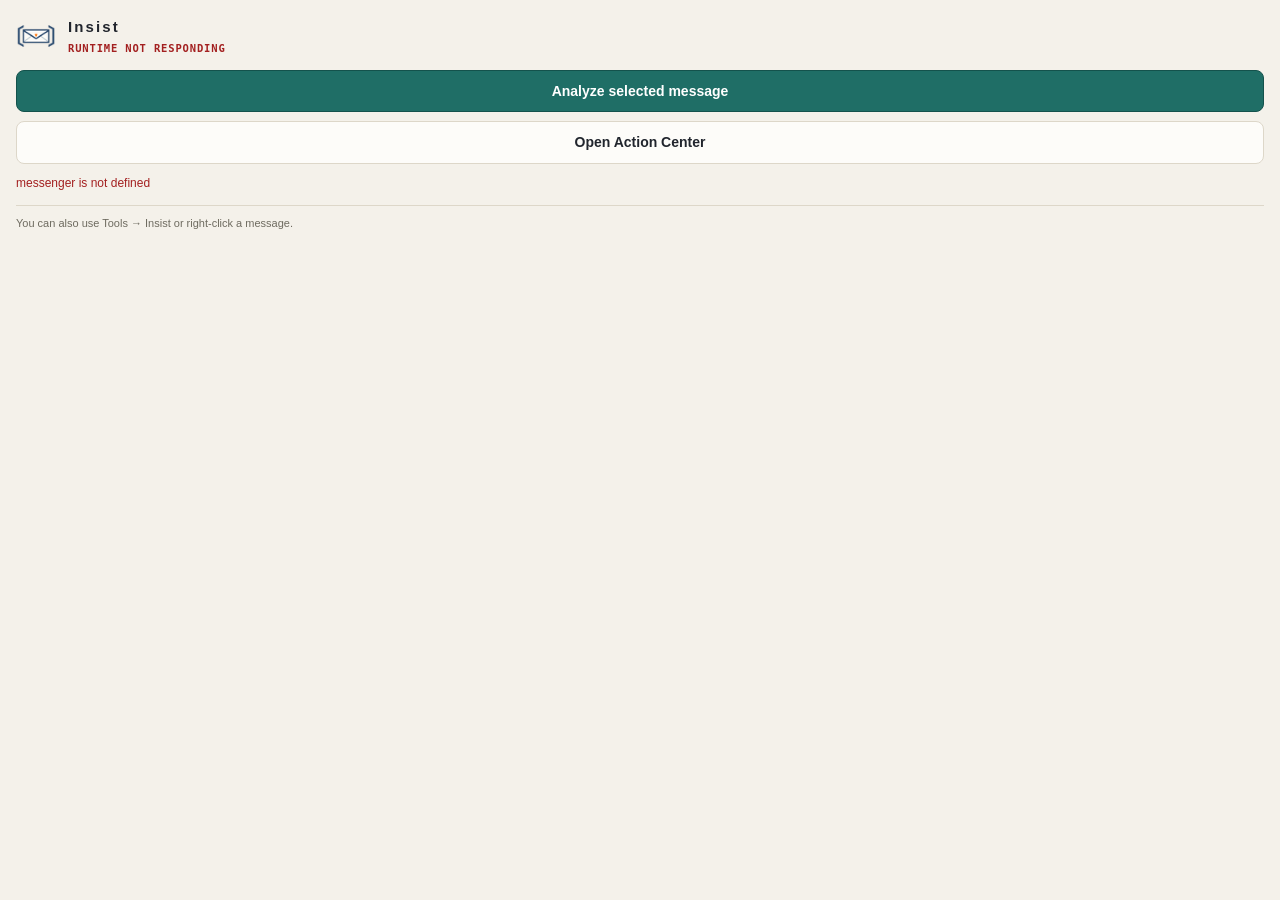
<file: popup/index.html>
<!DOCTYPE html>

<html lang="en">
<head>
<meta charset="utf-8"/>
<meta content="width=device-width, initial-scale=1" name="viewport"/>
<title>Insist</title>
<link href="styles.css" rel="stylesheet"/>
</head>
<body>
<main>
<header>
<img alt="" height="40" src="../icons/icon-48.png" width="40"/>
<div>
<h1>Insist</h1>
<p class="status" data-state="checking" id="runtimeStatus">Checking runtime…</p>
</div>
</header>
<button class="primary" id="analyzeButton" type="button">Analyze selected message</button>
<button id="openButton" type="button">Open Action Center</button>
<p aria-live="polite" class="result" id="result" role="status"></p>
<p class="hint">You can also use Tools → Insist or right-click a message.</p>
</main>
<script src="app.js" type="module"></script>
</body>
</html>
</file>
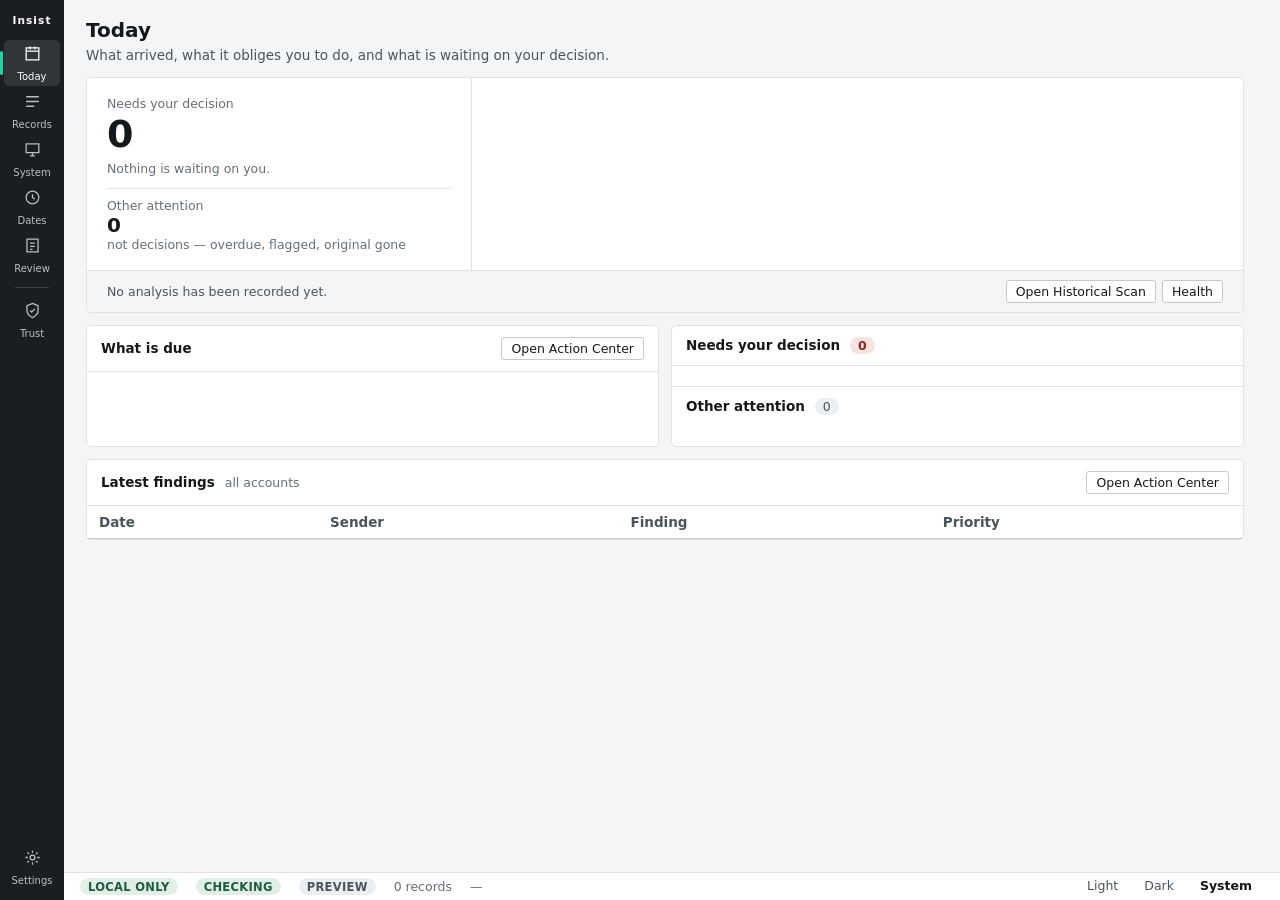
<file: action-center/index.r005.html>
<!DOCTYPE html>
<html lang="en">
<head>
<meta charset="utf-8"/>
<meta content="width=device-width, initial-scale=1" name="viewport"/>
<title>Insist — Action Center</title>
<link href="civion-mail-ui-r005.css" rel="stylesheet"/>
<script src="ui-shell.mjs" type="module"></script>
<script src="views-today.mjs" type="module"></script>
<script src="views-identity.mjs" type="module"></script>
<script src="views-review.mjs" type="module"></script>
<script src="views-dates.mjs" type="module"></script>
<script src="views-bridge.mjs" type="module"></script>
<script src="app.js" type="module"></script>
</head>
<body data-theme="system">
<div class="app">

<nav aria-label="Sections" class="rail">
  <div class="wordmark">Insist</div>
  <button aria-current="true" class="rail-btn" data-go="today" type="button">
    <svg aria-hidden="true" viewBox="0 0 24 24"><path d="M4 5h16v15H4z"/><path d="M4 9h16M9 3v4M15 3v4"/></svg>
    <span>Today</span>
    <span class="rail-count" hidden="" id="railDecisionCount">0</span>
  </button>
  <button aria-current="false" class="rail-btn" data-go="records" type="button">
    <svg aria-hidden="true" viewBox="0 0 24 24"><path d="M4 6h16M4 12h16M4 18h10"/></svg>
    <span>Records</span>
  </button>
  <button aria-current="false" class="rail-btn" data-go="system" type="button">
    <svg aria-hidden="true" viewBox="0 0 24 24"><path d="M4 5h16v11H4z"/><path d="M9 20h6M12 16v4"/></svg>
    <span>System</span>
  </button>
  <button aria-current="false" class="rail-btn" data-go="dates" type="button">
    <svg aria-hidden="true" viewBox="0 0 24 24"><circle cx="12" cy="12" r="8"/><path d="M12 8v4l3 2"/></svg>
    <span>Dates</span>
  </button>
  <button aria-current="false" class="rail-btn" data-go="review" type="button">
    <svg aria-hidden="true" viewBox="0 0 24 24"><path d="M5 4h14v16H5z"/><path d="M9 9h6M9 13h6M9 17h3"/></svg>
    <span>Review</span>
  </button>
  <div class="rail-sep"></div>
  <button aria-current="false" class="rail-btn" data-go="trust" type="button">
    <svg aria-hidden="true" viewBox="0 0 24 24"><path d="M12 3l7 3v6c0 4-3 7-7 9-4-2-7-5-7-9V6z"/><path d="M9 12l2 2 4-4"/></svg>
    <span>Trust</span>
  </button>
  <div class="spacer"></div>
  <button aria-current="false" class="rail-btn" data-go="settings" type="button">
    <svg aria-hidden="true" viewBox="0 0 24 24"><circle cx="12" cy="12" r="3"/><path d="M12 3v3M12 18v3M3 12h3M18 12h3M5.6 5.6l2.1 2.1M16.3 16.3l2.1 2.1M18.4 5.6l-2.1 2.1M7.7 16.3l-2.1 2.1"/></svg>
    <span>Settings</span>
  </button>
</nav>

<!-- ============================ TODAY ============================ -->
<section class="screen" data-on="true" data-screen="today">
  <div class="head">
    <h1>Today</h1>
    <p>What arrived, what it obliges you to do, and what is waiting on your decision.</p>
  </div>
  <div class="body">

    <div class="headline pane">
      <div class="funds">
        <span>Needs your decision</span><strong id="todayDecisionBig">0</strong>
        <em id="todayDecisionNote">Nothing is waiting on you.</em>
        <div class="second-count"><span>Other attention</span><b id="todayOtherBig">0</b>
          <em>not decisions — overdue, flagged, original gone</em></div>
      </div>
      <div class="accounts-strip"><div id="todayAccounts"></div></div>
      <div class="stale">
        <span id="todayCoverage">No analysis has been recorded yet.</span>
        <span class="pushright">
          <button class="btn small" data-go="system" data-tab="historical" type="button">Open Historical Scan</button>
          <button class="btn small" data-go="system" data-tab="health" type="button">Health</button>
        </span>
      </div>
    </div>

    <div class="two-up">
      <div class="pane">
        <header class="pane-h"><h2>What is due</h2>
          <span class="right"><button class="btn small" data-go="records" type="button">Open Action Center</button></span></header>
        <div class="mini-body" id="todayDue"></div>
      </div>
      <div class="pane">
        <header class="pane-h"><h2>Needs your decision</h2><span class="count warn" id="todayDecisionCount">0</span></header>
        <ul class="waiting" id="todayDecisionList"></ul>
        <header class="pane-h" style="border-top:var(--hair) solid var(--line);border-bottom:0">
          <h2>Other attention</h2><span class="count" id="todayOtherCount">0</span></header>
        <ul class="waiting" id="todayOtherList"></ul>
      </div>
    </div>

    <div class="pane">
      <header class="pane-h"><h2>Latest findings</h2><span class="sub">all accounts</span>
        <span class="right"><button class="btn small" data-go="records" type="button">Open Action Center</button></span></header>
      <table>
        <thead><tr><th>Date</th><th>Sender</th><th>Finding</th><th>Priority</th></tr></thead>
        <tbody id="todayRows"></tbody>
      </table>
      <p class="pane-note" hidden="" id="todayEmpty">No message has been analysed yet.</p>
    </div>

  </div>
</section>

<!-- ============================ RECORDS ============================ -->
<section class="screen" data-screen="records">
  <div class="head">
    <h1>Action Center</h1>
    <p>Every message Insist has analysed on this device. Nothing here leaves the machine, and no original message is changed unless you ask for it.</p>
  </div>
  <div class="body">

    <div aria-live="assertive" class="warn-bar" hidden="" id="storageWarning" role="alert"></div>

    <section aria-label="Summary" class="stats">
      <button aria-pressed="true" class="stat" data-quick="" id="statActiveButton" type="button"><b id="statActive">0</b><small>Active</small></button>
      <button aria-pressed="false" class="stat" data-quick="urgent" id="statUrgentButton" type="button"><b id="statUrgent">0</b><small>Critical / High</small></button>
      <button aria-pressed="false" class="stat" data-quick="dueSoon" id="statDueSoonButton" type="button"><b id="statDueSoon">0</b><small>Due within 3 days</small></button>
      <button aria-pressed="false" class="stat" data-quick="new" id="statNewButton" type="button"><b id="statNew">0</b><small>New</small></button>
    </section>

    <section aria-label="Filters" class="toolbar">
      <div class="toolbar-primary">
        <label class="search">
          <span class="fh">Search</span>
          <input id="searchInput" placeholder="Search by sender, subject, or action" type="search"/>
        </label>
        <label class="fld"><span class="fh">Priority</span><select id="priorityFilter"><option value="">All</option></select></label>
        <label class="fld"><span class="fh">Status</span><select id="statusFilter"><option value="">All</option></select></label>
        <button aria-controls="advancedFilters" aria-expanded="false" class="btn" id="moreFiltersButton" type="button">More filters<span class="filter-count" hidden="" id="advancedFilterCount">0</span></button>
        <span class="toolbar-spacer"></span>
        <details class="menu" id="columnsMenu">
          <summary class="btn">Columns ▾</summary>
          <div class="menu-panel" id="columnsPanel"></div>
        </details>
        <button aria-pressed="false" class="btn" id="densityButton" title="Switch between comfortable and compact rows" type="button">Compact</button>
        <button class="btn" id="refreshButton" type="button">Refresh</button>
        <button class="btn" id="clearClosedButton" type="button">Clear closed</button>
        <button class="btn primary" id="civionExportButton" type="button">CIVION candidate export</button>
        <details class="menu" id="operationsMenu">
          <summary class="btn">Operations ▾</summary>
          <div class="menu-panel">
            <button class="menu-item" id="historicalScanButton" type="button"><span class="lbl">Historical Scan</span><span class="note">Analyses the folders you select, bounded by a count and a date window. Empty dates mean the last twelve months.</span></button>
            <button class="menu-item wide-scope" id="archiveExistingButton" type="button"><span class="lbl">Archive existing PDFs</span><span class="note">Sweeps every normal folder in every account. No date or count limit.</span></button>
            <div class="menu-divider"></div>
            <button class="menu-item" id="exportButton" type="button"><span class="lbl">Export JSON</span><span class="note">Writes the current record set to a file.</span></button>
          </div>
        </details>
        <button class="btn" hidden="" id="diagnosticsButton" type="button">Diagnostics</button>
        <button class="btn" hidden="" id="settingsButton" type="button">Settings</button>
      </div>
      <div class="toolbar-advanced" hidden="" id="advancedFilters">
        <label class="fld"><span class="fh">Category</span><select id="categoryFilter"><option value="">All</option></select></label>
        <label class="fld"><span class="fh">Relationship</span><select id="relationshipFilter"><option value="">All</option></select></label>
        <label class="fld"><span class="fh">Document type</span><select id="documentTypeFilter"><option value="">All</option></select></label>
        <label class="fld"><span class="fh">Retention</span><select id="retentionFilter"><option value="">All</option></select></label>
        <label class="fld"><span class="fh">Original</span>
          <select id="sourceFilter">
            <option selected="" value="available">Available mail</option>
            <option value="missing">Deleted / unavailable</option>
            <option value="all">All retained records</option>
          </select>
        </label>
        <label class="fld"><span class="fh">Date</span>
          <select id="dateFilter">
            <option value="">All</option>
            <option value="today">Today</option>
            <option value="7d">Last 7 days</option>
            <option value="30d">Last 30 days</option>
            <option value="custom">Custom range…</option>
          </select>
        </label>
        <div class="date-range-fields" hidden="" id="dateRangeFields">
          <label class="fld"><span class="fh">From</span><input id="dateFrom" type="date"/></label>
          <label class="fld"><span class="fh">To</span><input id="dateTo" type="date"/></label>
        </div>
      </div>
    </section>

    <div aria-live="polite" class="filter-status" hidden="" id="filterStatus">
      <div class="active-filters" id="filterChips"></div>
      <span class="txt" id="filterStatusText"></span>
      <span class="acts">
        <button class="btn small" hidden="" id="showAllRetainedButton" type="button">Show all retained records</button>
        <button class="btn small" hidden="" id="clearFiltersButton" type="button">Clear filters</button>
      </span>
    </div>

    <div class="split">

      <section aria-label="Analysed messages" class="pane list-pane">
        <div class="table-scroll">
        <table id="recordsTable">
          <thead>
            <tr>
              <th aria-sort="none" data-column-key="deadline"><button class="sortbtn sort-button" data-sort-key="deadline" type="button">Deadline <span aria-hidden="true" class="ind sort-indicator">↕</span></button><span aria-label="Resize Deadline column" aria-orientation="vertical" class="grip column-resizer" role="separator" tabindex="0"></span></th>
              <th aria-sort="none" data-column-key="received"><button class="sortbtn sort-button" data-sort-key="received" type="button">Date <span aria-hidden="true" class="ind sort-indicator">↕</span></button><span aria-label="Resize Date column" aria-orientation="vertical" class="grip column-resizer" role="separator" tabindex="0"></span></th>
              <th aria-sort="none" data-column-key="priority"><button class="sortbtn sort-button" data-sort-key="priority" type="button">Priority <span aria-hidden="true" class="ind sort-indicator">↕</span></button><span aria-label="Resize Priority column" aria-orientation="vertical" class="grip column-resizer" role="separator" tabindex="0"></span></th>
              <th aria-sort="none" data-column-key="sender"><button class="sortbtn sort-button" data-sort-key="sender" type="button">Sender <span aria-hidden="true" class="ind sort-indicator">↕</span></button><span aria-label="Resize Sender column" aria-orientation="vertical" class="grip column-resizer" role="separator" tabindex="0"></span></th>
              <th aria-sort="none" data-column-key="subject"><button class="sortbtn sort-button" data-sort-key="subject" type="button">Subject <span aria-hidden="true" class="ind sort-indicator">↕</span></button><span aria-label="Resize Subject column" aria-orientation="vertical" class="grip column-resizer" role="separator" tabindex="0"></span></th>
              <th aria-sort="none" data-column-key="action"><button class="sortbtn sort-button" data-sort-key="action" type="button">Required action <span aria-hidden="true" class="ind sort-indicator">↕</span></button><span aria-label="Resize Required action column" aria-orientation="vertical" class="grip column-resizer" role="separator" tabindex="0"></span></th>
              <th aria-sort="none" data-column-key="categories"><button class="sortbtn sort-button" data-sort-key="categories" type="button">Categories <span aria-hidden="true" class="ind sort-indicator">↕</span></button><span aria-label="Resize Categories column" aria-orientation="vertical" class="grip column-resizer" role="separator" tabindex="0"></span></th>
              <th aria-sort="none" data-column-key="status"><button class="sortbtn sort-button" data-sort-key="status" type="button">Status <span aria-hidden="true" class="ind sort-indicator">↕</span></button><span aria-label="Resize Status column" aria-orientation="vertical" class="grip column-resizer" role="separator" tabindex="0"></span></th>
            </tr>
          </thead>
          <tbody id="recordsBody"></tbody>
        </table>
        </div>
        <div class="nothing" hidden="" id="emptyState">
          <h2>Insist is ready.</h2>
          <p>The extension analyses new incoming messages and shows them here. For manual analysis, select a message in Thunderbird and use the Insist button or the “Analyse this message” context-menu command.</p>
        </div>
        <div class="nothing" hidden="" id="filteredEmptyState">
          <h2>No record matches the current view.</h2>
          <p id="filteredEmptyDetail"></p>
          <div class="actions">
            <button class="btn" hidden="" id="filteredShowAllRetainedButton" type="button">Show all retained records</button>
            <button class="btn primary" hidden="" id="filteredClearFiltersButton" type="button">Clear filters</button>
          </div>
        </div>
      </section>

      <!-- Detail. In 0.8.1 this was a modal dialog; here it is the second pane of the
           split, and ui-shell.mjs gives it the dialog surface app.js still calls. -->
      <section class="pane" id="detailPane">
        <div class="empty-pane" id="detailEmpty">Select a record to see the evidence behind it.</div>
        <div class="detail" hidden="" id="detailDialog">
          <form id="detailForm">
            <p class="dim" id="detailSender"></p>
            <h3 id="detailSubject"></h3>
            <div aria-label="Analysis status" class="hchips" id="detailHeaderChips"></div>
            <p class="dim" id="detailModeNotice">Automatic local analysis. The original message is not modified.</p>

            <div class="actions">
              <button class="btn primary" id="openOriginalButton" type="button">Open original message</button>
              <button class="btn" id="reanalyzeButton" type="button">Reanalyse</button>
              <button class="btn" id="deleteOriginalButton" type="button">Delete email</button>
            </div>

            <div class="tier">
              <h4>Summary</h4>
              <div class="blk"><p id="detailSummary"></p></div>
            </div>

            <label class="fld"><span class="fh">Required action <small class="prov" id="detailActionSource"></small></span>
              <textarea id="detailAction" maxlength="1000" rows="4"></textarea>
            </label>

            <div class="three">
              <label class="fld"><span class="fh">Priority <small class="prov" id="detailPrioritySource"></small></span><select id="detailPriority"></select></label>
              <label class="fld"><span class="fh">Status <small class="prov" id="detailStatusSource"></small></span><select id="detailStatus"></select></label>
              <label class="fld"><span class="fh">Deadline <small class="prov" id="detailDeadlineSource"></small></span><input id="detailDeadline" type="date"/></label>
            </div>

            <div class="blk"><h5>Deadline evidence</h5><p id="detailDeadlineEvidence"></p></div>

            <fieldset>
              <legend><span class="fh">Categories <small class="prov" id="detailCategoriesSource"></small></span></legend>
              <div class="checkgrid" id="detailCategories"></div>
            </fieldset>

            <label class="fld"><span class="fh">User notes <small class="prov" id="detailNotesSource"></small></span>
              <textarea id="detailNotes" maxlength="4000" placeholder="Private notes for actions, context, or follow-up review" rows="4"></textarea>
            </label>

            <label class="check-line"><input id="detailIncorrect" type="checkbox"/><span>The analysis is incorrect or misleading</span></label>

            <div class="tier">
              <h4>What the analysis concluded</h4>
              <div class="blk"><h5>Next step</h5><p id="detailNextStep"></p></div>
              <div class="blk"><h5>Preliminary risk</h5><p id="detailRisk"></p><ul id="detailRiskReasons"></ul></div>
              <div class="blk"><h5>Verification required</h5><p id="detailVerification"></p><ul id="detailDeadlineCandidates"></ul></div>
              <div class="blk"><h5>Administrative findings</h5><ul id="detailTypedFindings"></ul></div>
              <div class="blk"><h5>Mail authentication</h5><p id="detailAuthenticationVerdict"></p><ul id="detailAuthenticationMethods"></ul></div>
            </div>

            <dl class="sig">
              <div><dt>Analysis confidence</dt><dd id="detailConfidence"></dd></div>
              <div><dt>Amounts</dt><dd id="detailAmounts"></dd></div>
              <div><dt>Reply expected</dt><dd id="detailReply"></dd></div>
              <div><dt>Mandatory action</dt><dd id="detailMandatory"></dd></div>
            </dl>
            <div class="blk"><h5>Action evidence</h5><ul id="detailActionEvidence"></ul></div>
            <div class="blk"><h5>Priority reasons</h5><ul id="detailPriorityReasons"></ul></div>
            <div class="blk"><h5>Confidence reasons</h5><ul id="detailConfidenceReasons"></ul></div>

            <div class="tier">
              <h4>Semantic model</h4>
              <dl class="field"><dt>Relationship</dt><dd id="detailRelationship"></dd></dl>
              <dl class="field"><dt>Claimed relationship</dt><dd id="detailClaimedRelationship"></dd></dl>
              <dl class="field"><dt>Document type</dt><dd id="detailDocumentType"></dd></dl>
              <dl class="field"><dt>Retention</dt><dd id="detailRetention"></dd></dl>
              <dl class="field"><dt>Reason</dt><dd id="detailRetentionReason"></dd></dl>
              <dl class="field"><dt>Public Services</dt><dd id="detailCivicMap"></dd></dl>
            </div>

            <div class="blk"><h5>Important attachments</h5><ul id="detailAttachments"></ul></div>
            <div class="blk"><h5>Document archive</h5><p id="detailArchive"></p><ul id="detailArchiveFiles"></ul></div>

            <details class="tech">
              <summary>Message and analysis details</summary>
              <dl class="field"><dt>Account</dt><dd id="detailAccount"></dd></dl>
              <dl class="field"><dt>Folder</dt><dd id="detailFolder"></dd></dl>
              <dl class="field"><dt>Recipients</dt><dd id="detailRecipients"></dd></dl>
              <dl class="field"><dt>Received</dt><dd id="detailReceived"></dd></dl>
              <dl class="field"><dt>Analysed</dt><dd id="detailAnalyzed"></dd></dl>
              <dl class="field"><dt>Mode</dt><dd id="detailAnalysisMode"></dd></dl>
              <dl class="field"><dt>Manual changes</dt><dd id="detailManualState"></dd></dl>
              <dl class="field"><dt>Language</dt><dd id="detailLanguage"></dd></dl>
              <dl class="field"><dt>Availability</dt><dd id="detailAvailability"></dd></dl>
            </details>

            <div class="actions">
              <button class="btn primary" id="saveDetailButton" type="button">Save</button>
              <button class="btn" id="retryArchiveButton" type="button">Archive documents</button>
              <button class="btn" data-close="detailDialog" type="button">Close</button>
              <button class="btn" id="removeRecordButton" type="button">Remove analysis</button>
            </div>
          </form>
        </div>
      </section>

    </div>
  </div>
</section>

<!-- ============================ DATES ============================ -->
<section class="screen" data-screen="dates">
  <div class="head">
    <h1>Dates</h1>
    <p>Every date the analysis actually found, with the role it plays. One message can appear more than once, because one message can carry more than one date.</p>
    <div aria-label="Date views" class="tabs" role="tablist">
      <button aria-selected="true" class="tab" data-view="all" role="tab" type="button">All dates <span class="count" id="datesCount-all">0</span></button>
      <button aria-selected="false" class="tab" data-view="obliging" role="tab" tabindex="-1" type="button">Obliging you <span class="count" id="datesCount-obliging">0</span></button>
      <button aria-selected="false" class="tab" data-view="optional" role="tab" tabindex="-1" type="button">Optional <span class="count" id="datesCount-optional">0</span></button>
      <button aria-selected="false" class="tab" data-view="overdue" role="tab" tabindex="-1" type="button">Overdue <span class="count warn" id="datesCount-overdue">0</span></button>
    </div>
  </div>
  <div class="body">
    <section class="pane"><p class="pane-note" id="datesNote"></p></section>
    <section class="pane list-pane">
      <div class="table-scroll">
        <table>
          <thead><tr><th>Date</th><th>Role</th><th>From</th><th>Evidence</th><th>State</th></tr></thead>
          <tbody id="datesRows"></tbody>
        </table>
      </div>
      <p class="pane-note" hidden="" id="datesEmpty">No date matches this view.</p>
    </section>
  </div>
</section>

<!-- ============================ REVIEW ============================ -->
<section class="screen" data-screen="review">
  <div class="head">
    <h1>Review</h1>
    <p>Decisions the machine is not allowed to make for you. Each one changes what the runtime does next.</p>
    <div aria-label="Review queues" class="tabs" role="tablist">
      <button aria-controls="reviewUncertainPanel" aria-selected="true" class="tab" data-view="uncertain" id="tab-review-uncertain" role="tab" type="button">Uncertain reading <span class="count warn" id="reviewUncertainCount">0</span></button>
      <button aria-controls="reviewSenderPanel" aria-selected="false" class="tab" data-view="senders" id="tab-review-senders" role="tab" tabindex="-1" type="button">Sender identity <span class="count" id="reviewSenderCount">0</span></button>
      <button aria-controls="reviewJunkPanel" aria-selected="false" class="tab" data-view="junk" id="tab-review-junk" role="tab" tabindex="-1" type="button">Junk watch <span class="count" id="reviewJunkCount">0</span></button>
      <button aria-controls="reviewUnreadablePanel" aria-selected="false" class="tab" data-view="unreadable" id="tab-review-unreadable" role="tab" tabindex="-1" type="button">Could not be read <span class="count" id="reviewUnreadableCount">0</span></button>
      <span class="tab-group-rule"></span>
      <button aria-controls="reviewIncorrectPanel" aria-selected="false" class="tab" data-view="incorrect" id="tab-review-incorrect" role="tab" tabindex="-1" type="button">Marked incorrect <span class="count" id="reviewIncorrectCount">0</span></button>
      <button aria-controls="reviewRejectedPanel" aria-selected="false" class="tab" data-view="rejected" id="tab-review-rejected" role="tab" tabindex="-1" type="button">Rejected by you <span class="count" id="reviewRejectedCount">0</span></button>
      <button aria-controls="reviewRulesPanel" aria-selected="false" class="tab" data-view="rules" id="tab-review-rules" role="tab" tabindex="-1" type="button">Newly acting rule <span class="count" id="reviewRulesCount">0</span></button>
    </div>
  </div>
  <div class="body">
    <div class="stack" data-view="uncertain" id="reviewUncertainPanel" role="tabpanel" tabindex="0" aria-labelledby="tab-review-uncertain">
      <section class="pane">
        <header class="pane-h"><h2>Uncertain reading</h2>
          <span class="sub">the same finding Dates marks as unsettled, addressed the same way</span>
          <span class="right"><button class="btn small" data-go="dates" type="button">Open Dates</button></span></header>
        <div id="reviewUncertainList"></div>
        <p class="pane-note" hidden="" id="reviewUncertainEmpty">No reading is waiting on your confirmation.</p>
      </section>
      <section class="pane"><p class="pane-note">A reading here is not treated as operational. Rejecting one keeps it visible under “Rejected by you” rather than deleting it, so nothing disappears without a trace.</p></section>
    </div>

    <div class="stack" data-view="senders" hidden="" id="reviewSenderPanel" role="tabpanel" tabindex="0" aria-labelledby="tab-review-senders">
      <section class="pane">
        <header class="pane-h"><h2>Sender identity</h2>
          <span class="sub">a domain with no decision of yours behind it</span>
          <span class="right"><button class="btn small" data-go="trust" type="button">Open Trust</button></span></header>
        <div id="reviewSenderList"></div>
        <p class="pane-note" hidden="" id="reviewSenderEmpty">No sender is waiting on a decision.</p>
      </section>
    </div>

    <div class="stack" data-view="unreadable" hidden="" id="reviewUnreadablePanel" role="tabpanel" tabindex="0" aria-labelledby="tab-review-unreadable">
      <section class="pane">
        <header class="pane-h"><h2>Could not be read</h2>
          <span class="sub">a failure is a failure, never “no action required”</span></header>
        <div id="reviewUnreadableList"></div>
        <p class="pane-note" hidden="" id="reviewUnreadableEmpty">Every held message was read.</p>
      </section>
    </div>

    <div class="stack" data-view="incorrect" hidden="" id="reviewIncorrectPanel" role="tabpanel" tabindex="0" aria-labelledby="tab-review-incorrect">
      <section class="pane">
        <header class="pane-h"><h2>Marked incorrect</h2>
          <span class="sub">a record of what you told the analysis it got wrong, not a queue of work</span></header>
        <div id="reviewIncorrectList"></div>
        <p class="pane-note" hidden="" id="reviewIncorrectEmpty">You have not marked any analysis as incorrect.</p>
      </section>
    </div>

    <div class="stack" data-view="rejected" hidden="" id="reviewRejectedPanel" role="tabpanel" tabindex="0" aria-labelledby="tab-review-rejected">
      <section class="pane">
        <header class="pane-h"><h2>Rejected by you</h2>
          <span class="sub">kept, so a rejection is never silently undone</span></header>
        <div id="reviewRejectedList"></div>
        <p class="pane-note" hidden="" id="reviewRejectedEmpty">You have not rejected any reading.</p>
      </section>
    </div>

    <div class="stack" data-view="rules" hidden="" id="reviewRulesPanel" role="tabpanel" tabindex="0" aria-labelledby="tab-review-rules">
      <section class="pane">
        <header class="pane-h"><h2>Newly acting rule</h2>
          <span class="sub">an analyser identity this mailbox has records from that you have not acknowledged</span></header>
        <div id="reviewRulesList"></div>
        <p class="pane-note" hidden="" id="reviewRulesEmpty">Every rule set that has acted on this mailbox is acknowledged.</p>
      </section>
      <section class="pane"><p class="pane-note">Acknowledging changes no record. It only says you have seen that this rule set has been acting, so a later change of behaviour is visible rather than silent.</p></section>
    </div>

    <div class="stack" data-view="junk" hidden="" id="reviewJunkPanel" role="tabpanel" tabindex="0" aria-labelledby="tab-review-junk">
      <section class="pane">
        <header class="pane-h"><h2>Admitted from Junk</h2>
          <span class="sub">why the gate let each one through</span></header>
        <p class="pane-note" id="reviewJunkNotes"></p>
      </section>
      <div id="reviewJunkList"></div>
      <p class="pane-note" hidden="" id="reviewJunkEmpty">No message has been admitted from Junk.</p>
    </div>
  </div>
</section>

<!-- ============================ TRUST ============================ -->
<section class="screen" data-screen="trust">
  <div class="head">
    <h1>Trust</h1>
    <p>One row per sender domain the analysed mail actually came from, with what you decided about it and where that decision came from.</p>
  </div>
  <div class="body">
    <section class="pane">
      <header class="pane-h"><h2>Identity state</h2>
        <span class="right"><button class="btn small" data-go="settings" type="button">Trusted authserv-id</button></span></header>
      <p class="pane-note" id="trustSummary">Identity state has not been read yet.</p>
    </section>
    <section class="pane list-pane">
      <div class="table-scroll">
        <table>
          <thead><tr><th>Domain</th><th>Records</th><th>Authentication</th><th>Disposition</th><th>Last seen</th><th>Change</th></tr></thead>
          <tbody id="trustRows"></tbody>
        </table>
      </div>
      <p class="pane-note" hidden="" id="trustEmpty">No analysed message has a sender domain yet.</p>
    </section>
    <section class="pane"><p class="pane-note">An observed service domain is corpus-derived and is not a decision: it says the domain has been seen sending legitimate-looking mail, nothing more. Only “allowed by you” and “blocked by you” change what the runtime does.</p></section>
  </div>
</section>

<!-- ============================ SYSTEM ============================ -->
<section class="screen" data-screen="system">
  <div class="head">
    <h1>System</h1>
    <p>Everything that runs over the mailbox rather than over one message: the two historical operations, and the health of the extension itself.</p>
    <div aria-label="System views" class="tabs" role="tablist">
      <button aria-controls="historicalScanDialog" aria-selected="true" class="tab" data-view="historical" id="tab-historical" role="tab" type="button">Historical Scan</button>
      <button aria-controls="archiveExistingDialog" aria-selected="false" class="tab" data-view="archive" id="tab-archive" role="tab" tabindex="-1" type="button">PDF archive</button>
      <button aria-controls="diagnosticsDialog" aria-selected="false" class="tab" data-view="health" id="tab-health" role="tab" tabindex="-1" type="button">Health</button>
      <button aria-controls="bridgePanel" aria-selected="false" class="tab" data-view="bridge" id="tab-bridge" role="tab" tabindex="-1" type="button">Bridge</button>
    </div>
  </div>
  <div class="body">

    <!-- Historical Scan -->
    <div aria-labelledby="tab-historical" class="stack" data-view="historical" id="historicalScanDialog" role="tabpanel" tabindex="0">
      <section class="pane"><p class="pane-note">Scanning starts only after an explicit command. Insist reads the selected existing messages and stores only the standard analysis. Full message text is not stored. Thunderbird tags are not changed unless you enable that option below.</p></section>

      <section class="pane">
        <header class="pane-h">
          <h2>Accounts and folders</h2>
          <span class="sub">Normal folders are selected by default. Junk, Sent, Drafts, Templates and Trash only if you select them.</span>
          <span class="right">
            <button class="btn small" id="historicalRecommendedButton" type="button">Recommended</button>
            <button class="btn small" id="historicalAllButton" type="button">All folders</button>
            <button class="btn small" id="historicalNoneButton" type="button">None</button>
          </span>
        </header>
        <div aria-live="polite" class="tree" id="historicalScope"></div>
      </section>

      <section class="pane">
        <header class="pane-h"><h2>Bounds</h2></header>
        <div class="setrow">
          <div><div class="lbl">Date range</div><p class="help">Leave empty and the run resolves to the last twelve months. There is no setting that means the entire mailbox.</p></div>
          <div class="ctl">
            <label class="fld"><span class="fh">From</span><input id="historicalDateFrom" type="date"/></label>
            <label class="fld"><span class="fh">To</span><input id="historicalDateTo" type="date"/></label>
          </div>
        </div>
        <div class="setrow">
          <div><div class="lbl">Maximum messages</div><p class="help">A hard upper bound on the run. There is no value that means no limit.</p></div>
          <div class="ctl"><input id="historicalMaxMessages" max="20000" min="1" step="100" type="number" value="2000"/></div>
        </div>
        <div class="setrow">
          <div><div class="lbl">Options</div></div>
          <div class="ctl">
            <label class="check-row"><input id="historicalReanalyze" type="checkbox"/><span>Reanalyse existing records</span></label>
            <label class="check-row"><input id="historicalApplyTags" type="checkbox"/><span>Apply Thunderbird priority tags</span></label>
          </div>
        </div>
      </section>

      <section class="pane" data-status="idle" id="historicalProgress">
        <header class="pane-h"><h2>Progress</h2><span class="right"><b id="historicalStatus">Ready to start</b></span></header>
        <div class="progress"><i style="width:0%"></i></div>
        <dl class="kv">
          <div><dt>Processed</dt><dd id="historicalProcessed">0</dd></div>
          <div><dt>Newly analysed</dt><dd id="historicalAnalyzed">0</dd></div>
          <div><dt>Already present</dt><dd id="historicalSkipped">0</dd></div>
          <div><dt>Errors</dt><dd id="historicalFailed">0</dd></div>
          <div><dt>Junk admitted</dt><dd id="historicalJunkAdmitted">0</dd></div>
          <div><dt>Junk not admitted</dt><dd id="historicalJunkNotAdmitted">0</dd></div>
          <div><dt>Current folder</dt><dd id="historicalCurrentFolder">—</dd></div>
        </dl>
        <p class="pane-note" id="historicalProgressNote">Historical Scan has not started.</p>
      </section>

      <div class="actions">
        <button class="btn primary" id="historicalStartButton" type="button">Start Historical Scan</button>
        <button class="btn" disabled="" id="historicalCancelButton" type="button">Stop scan</button>
      </div>
    </div>

    <!-- Archive existing PDFs -->
    <div aria-labelledby="tab-archive" class="stack" data-view="archive" hidden="" id="archiveExistingDialog" role="tabpanel" tabindex="0">
      <section class="pane"><p class="pane-note">Recognised PDFs are stored only below F:\01_ARCHIVE\CIVION, and the add-on itself writes nothing: it prepares the document and the Desktop layer validates and writes it. Trash, Junk, Sent, Drafts, Templates, Outbox, virtual and unified folders are excluded. Downloads is never used for document storage.</p></section>

      <section class="pane">
        <header class="pane-h"><h2>Fixed scope</h2></header>
        <p class="pane-note" id="archiveExistingScope">Reading available accounts and folders…</p>
      </section>

      <section class="pane">
        <header class="pane-h"><h2>Bounds</h2><span class="sub">The folder scope is fixed; the run is not unlimited.</span></header>
        <div class="setrow">
          <div class="lbl">Date range</div><p class="help">Leave empty and the run resolves to the last twelve months. There is no setting that means the entire mailbox.</p>
          <div class="ctl">
            <label class="fld"><span class="fh">From</span><input id="archiveExistingDateFrom" type="date"/></label>
            <label class="fld"><span class="fh">To</span><input id="archiveExistingDateTo" type="date"/></label>
          </div>
        </div>
        <div class="setrow">
          <div class="lbl">Maximum messages examined</div><p class="help">A hard upper bound on the run. There is no value that means no limit.</p>
          <div class="ctl"><input id="archiveExistingMaxMessages" max="20000" min="1" step="100" type="number" value="2000"/></div>
        </div>
      </section>

      <section class="pane" data-status="idle" id="archiveExistingProgress">
        <header class="pane-h"><h2>Progress</h2><span class="right"><b id="archiveExistingStatus">Ready to start</b></span></header>
        <div class="progress"><i style="width:0%"></i></div>
        <dl class="kv">
          <div><dt>Messages examined</dt><dd id="archiveExistingExamined">0</dd></div>
          <div><dt>Messages with PDFs</dt><dd id="archiveExistingPdfMessages">0</dd></div>
          <div><dt>Recognised documents</dt><dd id="archiveExistingRecognized">0</dd></div>
          <div><dt>Newly archived</dt><dd id="archiveExistingArchived">0</dd></div>
          <div><dt>Already archived</dt><dd id="archiveExistingAlready">0</dd></div>
          <div><dt>Without eligible PDF</dt><dd id="archiveExistingSkipped">0</dd></div>
          <div><dt>Pending</dt><dd id="archiveExistingPending">0</dd></div>
          <div><dt>Errors</dt><dd id="archiveExistingFailed">0</dd></div>
          <div><dt>Current folder</dt><dd id="archiveExistingCurrentFolder">—</dd></div>
        </dl>
        <p class="pane-note" id="archiveExistingNote">Existing-document archive has not started.</p>
      </section>

      <div class="actions">
        <button class="btn primary" id="archiveExistingStartButton" type="button">Start archive</button>
        <button class="btn" disabled="" id="archiveExistingCancelButton" type="button">Stop</button>
      </div>
    </div>

    <!-- Health -->
    <div aria-labelledby="tab-health" class="stack" data-view="health" hidden="" id="diagnosticsDialog" role="tabpanel" tabindex="0">
      <section class="pane" data-status="unknown" id="diagnosticsSummary">
        <header class="pane-h"><h2 id="diagnosticsStatus">No check has been run</h2><span class="right dim" id="diagnosticsGenerated">—</span></header>
        <dl class="kv">
          <div><dt>Add-on</dt><dd id="diagAddon">—</dd></div>
          <div><dt>Thunderbird</dt><dd id="diagThunderbird">—</dd></div>
          <div><dt>Platform</dt><dd id="diagPlatform">—</dd></div>
          <div><dt>Compatibility line</dt><dd id="diagCompatibility">—</dd></div>
          <div><dt>Analysis provider</dt><dd id="diagProvider">—</dd></div>
          <div><dt>New mail listener</dt><dd id="diagNewMailListener">—</dd></div>
          <div><dt>Moved listener</dt><dd id="diagMovedListener">—</dd></div>
          <div><dt>Deleted listener</dt><dd id="diagDeletedListener">—</dd></div>
        </dl>
      </section>

      <section class="pane">
        <header class="pane-h"><h2>Checks</h2></header>
        <div class="checks" id="diagnosticsChecks"></div>
      </section>

      <section class="pane">
        <header class="pane-h"><h2>Acceptance window</h2><span class="sub">After a reset, only events from the current live acceptance test are counted.</span></header>
        <dl class="kv">
          <div><dt>Gate status</dt><dd id="diagAcceptanceStatus">Not started</dd></div>
          <div><dt>Started</dt><dd id="diagAcceptanceReset">—</dd></div>
          <div><dt>Automatic gates</dt><dd id="diagAcceptanceGates">0 / 8</dd></div>
          <div><dt>Background reactivations</dt><dd id="diagBackgroundActivations">0</dd></div>
          <div><dt>Non-Inbox events</dt><dd id="diagFilteredFolderEvents">0</dd></div>
          <div><dt>Junk excluded / analysed</dt><dd><span id="diagJunkExcluded">0</span> / <span id="diagJunkAnalyzed">0</span></dd></div>
        </dl>
      </section>

      <section class="pane">
        <header class="pane-h"><h2>Observed authserv-id</h2><span class="sub">Token and message count only — no raw headers.</span></header>
        <div class="checks" id="diagnosticsAuthserv"></div>
      </section>

      <section class="pane">
        <header class="pane-h"><h2>Coverage by account</h2><span class="sub">Observed means at least one successful analysis since the last counter reset.</span></header>
        <table>
          <thead><tr><th>Account</th><th>Type</th><th>Folders</th><th>Eligible</th><th>Events</th><th>Messages</th><th>Status</th></tr></thead>
          <tbody id="diagnosticsAccountsBody"></tbody>
        </table>
      </section>

      <section class="pane">
        <header class="pane-h"><h2>Operational counters</h2></header>
        <dl class="kv">
          <div><dt>New-mail events</dt><dd id="diagNewMailEvents">0</dd></div>
          <div><dt>Messages seen</dt><dd id="diagMessagesSeen">0</dd></div>
          <div><dt>Messages handled</dt><dd id="diagMessagesHandled">0</dd></div>
          <div><dt>Analysis failures</dt><dd id="diagAnalysisFailures">0</dd></div>
          <div><dt>Moved events</dt><dd id="diagMovedEvents">0</dd></div>
          <div><dt>Deleted events</dt><dd id="diagDeletedEvents">0</dd></div>
          <div><dt>Storage records</dt><dd id="diagStorageRecords">0</dd></div>
          <div><dt>Storage pressure</dt><dd id="diagStoragePressure">No</dd></div>
          <div><dt>Recovery entries</dt><dd id="diagRecoveryEntries">0</dd></div>
          <div><dt>Migration status</dt><dd id="diagMigrationStatus">—</dd></div>
        </dl>
        <p class="pane-note">The diagnostic export carries no subject, sender, Message-ID or message content — only versions, API checks, provider state, migration status, counters, account types, folder counts and error codes. The recovery export is separate and may contain older local analyses.</p>
      </section>

      <div class="actions">
        <button class="btn primary" id="runSelfCheckButton" type="button">Run self-check</button>
        <button class="btn" id="exportDiagnosticsButton" type="button">Export diagnostics JSON</button>
        <button class="btn" id="exportRecoveryButton" type="button">Export recovery JSON</button>
        <button class="btn" id="resetAcceptanceButton" type="button">Start new acceptance test</button>
      </div>
    </div>

    <!-- Bridge: the add-on's side of the native transport, derived from the bridge
         counters the background records. Filled by views-bridge.mjs from civion:state. -->
    <div aria-labelledby="tab-bridge" class="stack" data-view="bridge" hidden="" id="bridgePanel" role="tabpanel" tabindex="0">
      <section class="pane">
        <header class="pane-h"><h2>Transport state</h2>
          <span class="right"><span class="chip suggested" id="bridgeStateChip">NEVER ATTEMPTED</span></span></header>
        <p class="pane-note" id="bridgeStateNote">No exchange with the native host has been recorded in this profile.</p>
        <dl class="kv">
          <div><dt>Last attempt</dt><dd id="bridgeLastAttempt">—</dd></div>
          <div><dt>Last successful contact</dt><dd id="bridgeLastContact">—</dd></div>
          <div><dt>Last failure</dt><dd id="bridgeLastFailure">—</dd></div>
          <div><dt>Last failure cause</dt><dd id="bridgeLastFailureCause">—</dd></div>
          <div><dt>Packages sent</dt><dd id="bridgeEmitted">0</dd></div>
          <div><dt>Backfills</dt><dd id="bridgeBackfills">0</dd></div>
          <div><dt>Failures</dt><dd id="bridgeFailures">0</dd></div>
        </dl>
        <p class="pane-note" hidden="" id="bridgeDisabledNote">The Desktop bridge is off in Settings. Records are not sent; the status exchange still runs, so the state above is still observed.</p>
      </section>
      <section class="pane"><p class="pane-note">This is the add-on's side of the Native Messaging transport to the Desktop host, and only that. It says nothing about the health of the Mail domain, about Desktop itself, or about what Desktop did with a package after acknowledging it. A state is the last thing observed, at the time shown; it is not a claim about now.</p></section>
    </div>

  </div>
</section>

<!-- ============================ SETTINGS ============================ -->
<section class="screen" data-screen="settings">
  <div class="head">
    <h1>Settings</h1>
    <p>Each switch says what it changes. Nothing here reaches a network.</p>
    <div aria-label="Settings views" class="tabs" role="tablist">
      <button aria-controls="settingsDialog" aria-selected="true" class="tab" data-view="settings" id="tab-settings" role="tab" type="button">Settings</button>
      <button aria-controls="aboutPanel" aria-selected="false" class="tab" data-view="about" id="tab-about" role="tab" tabindex="-1" type="button">About</button>
    </div>
  </div>
  <div class="body">
    <div aria-labelledby="tab-settings" class="stack" data-view="settings" id="settingsDialog" role="tabpanel" tabindex="0">
      <section class="pane"><p class="pane-note">Local mode. This version makes no network request and sends no message or attachment to any external service. The only outbound channel is the Native Messaging host on this machine, and only when the Desktop bridge below is on.</p></section>
      <form id="settingsForm">

        <section class="pane">
          <header class="pane-h"><h2>Effects on your mailbox</h2></header>
          <div class="setrow">
            <div><div class="lbl">Automatic Thunderbird tagging</div><p class="help">Off by default. In Preview mode messages are analysed and displayed without their tags changing.</p></div>
            <div class="ctl"><label class="check-row"><input id="settingAutoTag" type="checkbox"/><span>Enabled</span></label></div>
          </div>
          <div class="setrow">
            <div><div class="lbl">CIVION Desktop bridge</div><p class="help">Sends candidate-only JSON packages through the local Native Messaging host. No network request is made.</p></div>
            <div class="ctl"><label class="check-row"><input id="settingDesktopBridge" type="checkbox"/><span>Enabled</span></label></div>
          </div>
          <div class="setrow">
            <div><div class="lbl">Archive recognised PDF documents</div><p class="help">Stores validated PDFs only below F:\01_ARCHIVE\CIVION. If drive F: is unavailable the document stays pending; there is no fallback to Downloads.</p></div>
            <div class="ctl"><label class="check-row"><input id="settingDocumentArchive" type="checkbox"/><span>Enabled</span></label></div>
          </div>
          <div class="setrow">
            <div><div class="lbl">Analyse new messages in Junk</div><p class="help">A junk message is admitted only through the registry identity path or a proven personal history, and the record always carries the marker.</p></div>
            <div class="ctl"><label class="check-row"><input id="settingAnalyzeJunk" type="checkbox"/><span>Enabled</span></label></div>
          </div>
        </section>

        <section class="pane">
          <header class="pane-h"><h2>Storage and limits</h2></header>
          <div class="setrow">
            <div><div class="lbl">Closed-record retention</div><p class="help">Days a closed record is kept before it is eligible for removal.</p></div>
            <div class="ctl"><input id="settingRetention" max="3650" min="7" step="1" type="number"/></div>
          </div>
          <div class="setrow">
            <div><div class="lbl">Maximum number of records</div><p class="help">A soft target. Closed records go first; active records are never removed for the cap alone.</p></div>
            <div class="ctl"><input id="settingMaxRecords" max="50000" min="100" step="100" type="number"/></div>
          </div>
        </section>

        <section class="pane">
          <header class="pane-h"><h2>Diagnostics</h2></header>
          <div class="setrow">
            <div><div class="lbl">Detailed diagnostic log</div><p class="help">Without message content. Credentials, tokens, full bodies and attachment text are never written.</p></div>
            <div class="ctl"><label class="check-row"><input id="settingDiagnostics" type="checkbox"/><span>Enabled</span></label></div>
          </div>
        </section>

        <section class="pane">
          <header class="pane-h"><h2>Trust and identity</h2></header>
          <div class="setrow">
            <div><div class="lbl">Trusted authserv-id values</div><p class="help">The service identifier from the first Authentication-Results header your provider adds — see System → Health → Observed authserv-id. Without this list, authentication results are observational only and no sender is marked verified. Trust assumes your provider strips or renames foreign Authentication-Results headers; that is standard behaviour, but verify it for yours.</p></div>
            <div class="ctl"><input id="settingTrustedAuthserv" placeholder="mx.provider.example, mail.provider.example" type="text"/></div>
          </div>
        </section>

        <div class="actions">
          <button class="btn primary" id="saveSettingsButton" type="button">Save</button>
        </div>
      </form>
    </div>

    <!-- About: the product identity and the licence. The version comes from the manifest
         at load; the licence text is the packaged LICENSE, written into the page verbatim
         and pinned to the file by T178, because Thunderbird offers an extensionless
         resource for download instead of showing it, and connect-src 'none' rules out
         reading it at runtime. Nothing here is a network address, and there is no
         third-party section because the package carries no third-party material. -->
    <div aria-labelledby="tab-about" class="stack" data-view="about" hidden="" id="aboutPanel" role="tabpanel" tabindex="0">
      <section class="pane about-identity">
        <p class="about-name" id="aboutProductName">Insist</p>
        <p class="about-platform" id="aboutPlatform">for Thunderbird</p>
        <dl class="kv">
          <div><dt>Version</dt><dd id="aboutVersion">—</dd></div>
        </dl>
      </section>
      <section class="pane">
        <header class="pane-h"><h2>Copyright and licence</h2></header>
        <p class="pane-note" id="aboutCopyright">Copyright © 2026 Plamen Alexandrov. All rights reserved.</p>
        <p class="pane-note">The source code is proprietary. It may not be copied, modified, distributed, sublicensed, published or used without explicit written permission from the copyright holder.</p>
        <details class="about-license">
          <summary>Full licence text</summary>
          <p class="pane-note">The text below is the <code>LICENSE</code> file packaged with the extension, as written; nothing is fetched to show it.</p>
          <pre id="aboutLicenseText">Civion Proprietary License
Copyright © 2026 Plamen Alexandrov. All rights reserved.

This software, its source code, documentation, design assets and other original Civion materials are proprietary. No permission is granted to copy, modify, adapt, merge, publish, distribute, sublicense, sell, lease, make available, or use the source code or other Civion-owned materials without explicit written permission from the copyright holder.

Third-party software, libraries, components and other third-party materials remain under their own applicable licenses and copyright terms. Nothing in this notice changes or limits rights granted by those licenses.

The Civion name, logo, icons and other original product-identity elements are not licensed for reuse by this notice.

THE SOFTWARE AND MATERIALS ARE PROVIDED "AS IS", WITHOUT WARRANTY OF ANY KIND, EXPRESS OR IMPLIED, TO THE MAXIMUM EXTENT PERMITTED BY APPLICABLE LAW. IN NO EVENT SHALL THE COPYRIGHT HOLDER BE LIABLE FOR ANY CLAIM, DAMAGES OR OTHER LIABILITY ARISING FROM THE SOFTWARE OR ITS USE, EXCEPT WHERE SUCH LIABILITY CANNOT LAWFULLY BE EXCLUDED.

Any permission, commercial license or other authorization must be granted explicitly in writing by the copyright holder.</pre>
        </details>
      </section>
    </div>
  </div>
</section>

<div class="status">
  <span class="pill local">LOCAL ONLY</span>
  <span class="pill runtime" data-status="checking" id="runtimePill" title="Background process status">CHECKING</span>
  <span class="pill mode" id="modePill" title="Analyses without changing tags by default">PREVIEW</span>
  <span id="recordCount">0 records</span>
  <span id="versionLabel">—</span>
  <span class="right">
    <span aria-label="Appearance" class="tabs" role="tablist" style="border:0;margin:0">
      <button aria-selected="false" class="tab" data-theme-set="light" role="tab" tabindex="-1" type="button">Light</button>
      <button aria-selected="false" class="tab" data-theme-set="dark" role="tab" tabindex="-1" type="button">Dark</button>
      <button aria-selected="true" class="tab" data-theme-set="system" role="tab" type="button">System</button>
    </span>
  </span>
</div>

</div>

<div class="ctx" hidden="" id="recordContextMenu"></div>
<div aria-live="polite" class="toast" hidden="" id="toast" role="status"></div>
</body>
</html>
</file>
<file: popup/styles.css>
:root {
  --bg: #f4f1ea; --surface: #fdfcf9; --text: #21252d; --muted: #6e6b60;
  --border: #ddd7c9; --accent: #1f6e66; --accent-strong: #14524c;
  --danger: #a32020; --ok: #3d7a4c;
  --mono: ui-monospace, "Cascadia Mono", "SF Mono", Consolas, monospace;
}
@media (prefers-color-scheme: dark) {
  :root {
    --bg: #14171c; --surface: #1d2127; --text: #eae8e1; --muted: #a3a196;
    --border: #363b44; --accent: #63c4b9; --accent-strong: #8ad8cf;
    --danger: #ef8f8f; --ok: #7fbf8e;
  }
}
* { box-sizing: border-box; }
body {
  margin: 0; min-width: 310px; background: var(--bg); color: var(--text);
  font: 14px/1.45 "Seravek", "Avenir Next", "Segoe UI", Ubuntu, Cantarell, sans-serif;
}
main { padding: 16px; }
header { display: flex; gap: 12px; align-items: center; margin-bottom: 14px; }
header img { border-radius: 8px; }
h1 { font-size: 15px; letter-spacing: .14em; margin: 0 0 3px; font-weight: 800; }
.status { margin: 0; font-family: var(--mono); font-size: 10.5px; letter-spacing: .08em; text-transform: uppercase; color: var(--muted); }
.status[data-state="active"] { color: var(--ok); font-weight: 700; }
.status[data-state="error"] { color: var(--danger); font-weight: 700; }
button {
  display: block; width: 100%; border: 1px solid var(--border); border-radius: 8px;
  background: var(--surface); color: var(--text); padding: 10px 12px; margin-top: 9px;
  font: inherit; font-weight: 650; cursor: pointer;
  transition: background 120ms ease, border-color 120ms ease;
}
button:hover { background: color-mix(in srgb, var(--accent) 7%, var(--surface)); border-color: color-mix(in srgb, var(--accent) 40%, var(--border)); }
button:disabled { opacity: .58; cursor: wait; }
button.primary { border-color: var(--accent-strong); background: var(--accent); color: #fff; }
button.primary:hover { background: var(--accent-strong); }
@media (prefers-color-scheme: dark) { button.primary { color: #10211f; } }
button:focus-visible { outline: 2px solid var(--accent); outline-offset: 2px; }
.result { min-height: 20px; margin: 11px 0 0; font-size: 12px; }
.result.error { color: var(--danger); }
.result.success { color: var(--ok); }
.hint { border-top: 1px solid var(--border); padding-top: 10px; margin: 10px 0 0; color: var(--muted); font-size: 11px; }
</file>
<file: action-center/civion-mail-ui-r005.css>
/* ============================================================
   CIVION Mail — Thunderbird add-on — UI stylesheet, r005.
   Extracted mechanically from civion-mail-prototype-r005.html
   (sha256 226f16f1f0127021f47b3a116a2a1e08d2fa5190e52130356d75da4673b818f0),
   which is the accepted design baseline. Not hand-retyped.

   Five differences from the prototype, and only these five:
     1. the .controls prototype strip is removed;
     2. .proto-extra / .proto-note are removed;
     3. body background is var(--ground), not the prototype's #0c0e10 chrome;
     4. .app is height:100vh, not calc(100vh - 44px) — no strip to reserve for.
     5. the mode pill also matches [data-mode="active"], which is the value app.js
        writes, alongside the prototype's [data-mode="AUTO TAG"].

   Everything else is byte-identical to the baseline, comments included,
   so a diff against the prototype stays readable.

   Linked from action-center/index.r005.html; the pre-r005 wrapper and its styles.css
   left the package in 0.8.4.
   The manifest CSP is default-src 'self'; style-src 'self' — a linked
   stylesheet is allowed, an inline <style> is not.

   Three grounds come from one token block: light-dark() resolves against
   the used color-scheme, so Light / Dark / System need no duplicated
   palette and no JavaScript. Set body[data-theme] to light | dark | system.
   Requires Thunderbird 128+; the manifest already asks for 140.0.
   ============================================================ */

/* ============================================================
   CIVION Mail — Thunderbird add-on, prototype r005, 2026-09-12.
   Supersedes r001 through r004.

   Design authority: this interface is a CIVION Mail design decision.
   Its parent is the CIVION design language — 64 px rail, system
   typography, green for accepted state, ochre for suggestion, red
   reserved for late or wrong — as accepted for CIVION Desktop. The
   AYQ Desktop prototype r009 is provenance, not authority: the token
   structure and the Electric Mint accent were taken from it and are
   adopted here as CIVION Mail's own, not inherited from another
   product. Three grounds: Light, Dark, System.

   Governed by 04_THUNDERBIRD_ADDON/00_CANON r002 and
   12_MAIL/00_CANON r001. Paragraph references appear in the comments
   so the prototype stays traceable to the rule it implements.

   Every sender, address, amount and finding below is invented.
   ============================================================ */

/* One token block for all three grounds. light-dark() resolves against
   the used color-scheme, so Light / Dark / System need no duplicated
   palette and no JavaScript. Firefox 120+ / Thunderbird 128+. */
:root{
  color-scheme: light dark;

  --rail:64px; --status:28px; --pane:400px;
  --r-sm:3px; --r-md:5px; --hair:1px;

  --ui:system-ui,"Segoe UI Variable Text","Segoe UI",Ubuntu,Cantarell,"Helvetica Neue",sans-serif;
  --ui-display:"Segoe UI Variable Display",system-ui,"Segoe UI",sans-serif;
  --mono:ui-monospace,"Cascadia Mono",Consolas,"SF Mono","DejaVu Sans Mono",monospace;
  --t-12:12.5px; --t-13:13.5px; --t-15:15px; --t-20:20px; --t-28:28px;

  /* Electric Mint. Product accent only — the state colours below are untouched.
     Foreground on filled mint is near-black, never white. */
  --accent:#22d3a6; --accent-ink:#10201c;
  --accent-soft:light-dark(#e2faf3,#173a31);
  --accent-line:light-dark(#8fe2ca,#2f7963);
  --accent-hover:light-dark(#17bd93,#4ce0ba);
  --accent-press:light-dark(#0f9d79,#19b48c);
  --accent-focus:light-dark(#0e8f6e,#22d3a6);
  --tab-on:light-dark(#0f9d79,#22d3a6);

  --ground:light-dark(#f4f5f6,#15181b);
  --pane-bg:light-dark(#ffffff,#1d2226);
  --rail-bg:light-dark(#1b1e21,#101315);
  --rail-fg:#b9bfc5; --rail-fg-on:#ffffff;
  --ink:light-dark(#14181b,#eef1f3);
  --ink-2:light-dark(#4a545c,#a9b3ba);
  /* --ink-3 measured 3.76:1 on the light ground and 4.42:1 on the dark pane.
     Both were under WCAG AA 4.5:1 at 12.5px. Now 4.70:1 and 5.24:1 at worst. */
  --ink-3:light-dark(#656f77,#8a959c);
  --line:light-dark(#dfe3e6,#2c3338);
  --line-strong:light-dark(#c3cace,#3c454b);
  --row-hover:light-dark(#eef1f3,#242a2f);
  --row-sel:light-dark(#e4e9ed,#2b3339);

  --btn-primary:light-dark(#1b1e21,#2a3035);
  --btn-primary-h:light-dark(#25292d,#343b41);
  --btn-primary-a:light-dark(#15181b,#22282c);

  --st-confirmed-fg:light-dark(#1f5d3f,#8fd3ad); --st-confirmed-bg:light-dark(#e2efe7,#1b3629);
  --st-suggested-fg:light-dark(#7a5406,#e8c273); --st-suggested-bg:light-dark(#fbf0d8,#392f16);
  --st-alert-fg:light-dark(#8d2b21,#f0a79c);     --st-alert-bg:light-dark(#f8e3e0,#3d201c);
  --st-neutral-fg:light-dark(#4a545c,#aab4bb);   --st-neutral-bg:light-dark(#eceff1,#262c31);
}
body[data-theme="light"]{color-scheme:light}
body[data-theme="dark"]{color-scheme:dark}
body[data-theme="system"]{color-scheme:light dark}

*{box-sizing:border-box}
/* a component that sets its own display must still honour [hidden] */
[hidden]{display:none!important}
html,body{margin:0;height:100%}
body{font-family:var(--ui);font-size:var(--t-13);color:var(--ink);background:var(--ground);-webkit-font-smoothing:antialiased}

.app{height:100vh;min-height:660px;display:grid;
  grid-template-columns:var(--rail) 1fr;grid-template-rows:1fr var(--status);
  background:var(--ground);overflow:hidden}

/* ---- rail ---- */
.rail{grid-row:1 / span 2;background:var(--rail-bg);display:flex;flex-direction:column;
  align-items:center;padding:10px 0;gap:2px}
.wordmark{font-family:var(--ui-display);font-size:10.5px;font-weight:700;letter-spacing:1.1px;
  color:var(--rail-fg-on);padding:4px 0 12px;-webkit-user-select:none;user-select:none}
.rail-btn{width:56px;height:46px;border:0;background:transparent;cursor:pointer;display:grid;place-items:center;
  gap:3px;border-radius:var(--r-md);color:var(--rail-fg);font:inherit;font-size:10px;position:relative}
.rail-btn svg{width:19px;height:19px;stroke:currentColor;fill:none;stroke-width:1.6}
.rail-btn:hover{background:#ffffff14;color:var(--rail-fg-on)}
.rail-btn[aria-current="true"]{color:var(--rail-fg-on);background:#ffffff1a}
.rail-btn[aria-current="true"]::before{content:"";position:absolute;left:-4px;top:11px;bottom:11px;width:3px;
  border-radius:2px;background:var(--accent)}
.rail-btn:focus-visible{outline:2px solid var(--accent-focus);outline-offset:-2px}
.rail .spacer{flex:1}
.rail-sep{width:34px;height:var(--hair);background:#ffffff26;margin:7px 0}
.rail-count{position:absolute;top:4px;right:8px;min-width:15px;height:15px;padding:0 3px;border-radius:8px;
  background:var(--st-alert-fg);color:light-dark(#fff,#2a100c);font-size:9.5px;line-height:15px;
  font-variant-numeric:tabular-nums;font-weight:600}

/* ---- screens ---- */
.screen{display:none;min-height:0;flex-direction:column}
.screen[data-on="true"]{display:flex}
.head{padding:18px 22px 0}
.head h1{font-family:var(--ui-display);font-size:var(--t-20);font-weight:600;margin:0}
.head p{margin:5px 0 0;color:var(--ink-2);max-width:78ch}
.tabs{display:flex;gap:2px;margin:14px 0 0;border-bottom:var(--hair) solid var(--line);flex-wrap:wrap}
.tab{border:0;background:transparent;font:inherit;color:var(--ink-2);padding:7px 12px 8px;cursor:pointer;
  border-bottom:2px solid transparent;margin-bottom:-1px}
.tab[aria-selected="true"]{color:var(--ink);border-bottom-color:var(--tab-on);font-weight:600}
.tab:focus-visible{outline:2px solid var(--accent-focus);outline-offset:-3px}
.body{flex:1;min-height:0;padding:0 22px 20px;overflow-y:scroll;overflow-x:hidden;
  display:flex;flex-direction:column;gap:12px;scrollbar-gutter:stable}
/* The body scrolls; its children keep their own height and are never squeezed
   by a tall table further down. */
.body>*{flex:0 0 auto}
.body>*:first-child{margin-top:14px}
.body::-webkit-scrollbar{width:14px}
.body::-webkit-scrollbar-thumb{background:var(--line-strong);border:4px solid var(--ground);border-radius:8px}
.body::-webkit-scrollbar-thumb:hover{background:var(--ink-3)}
.body::-webkit-scrollbar-track{background:transparent}
.split{display:grid;grid-template-columns:1fr var(--pane);gap:14px;align-items:start}
.split>.pane:last-child{position:sticky;top:0;max-height:calc(100vh - 150px);overflow:auto}
.stack{display:flex;flex-direction:column;gap:12px;max-width:1120px}
.two-up{display:grid;grid-template-columns:1fr 1fr;gap:12px}

.pane{background:var(--pane-bg);border:var(--hair) solid var(--line);border-radius:var(--r-md)}
.pane-h{padding:11px 14px;border-bottom:var(--hair) solid var(--line);display:flex;align-items:center;gap:10px;flex-wrap:wrap}
.pane-h h2{margin:0;font-size:var(--t-13);font-weight:600}
.pane-h .sub{color:var(--ink-3);font-size:var(--t-12)}
.pane-h .right{margin-left:auto;display:flex;gap:6px}
.pane-h .count{font-variant-numeric:tabular-nums;background:var(--st-neutral-bg);color:var(--st-neutral-fg);
  border-radius:10px;padding:1px 8px;font-size:var(--t-12)}
.pane-h .count.warn{background:var(--st-alert-bg);color:var(--st-alert-fg);font-weight:600}
.pane-note{padding:11px 14px;color:var(--ink-2);font-size:var(--t-12);border-top:var(--hair) solid var(--line)}
.pane-note:first-child{border-top:0}

/* ---- tables ---- */
table{width:100%;border-collapse:collapse;font-size:var(--t-13)}
thead th{position:sticky;top:0;z-index:1;background:var(--pane-bg);text-align:left;font-weight:600;
  color:var(--ink-2);padding:8px 12px;border-bottom:var(--hair) solid var(--line-strong);white-space:nowrap}
tbody td{padding:7px 12px;border-bottom:var(--hair) solid var(--line);vertical-align:top}
tbody tr.pick{cursor:pointer}
tbody tr.pick:hover{background:var(--row-hover)}
tbody tr[aria-selected="true"]{background:var(--row-sel);box-shadow:inset 3px 0 0 var(--accent)}
tbody tr:focus-visible{outline:2px solid var(--accent-focus);outline-offset:-2px}
tfoot td{padding:9px 12px;border-top:var(--hair) solid var(--line-strong);font-weight:600}
.num{text-align:right;white-space:nowrap;font-variant-numeric:tabular-nums}
.dim{color:var(--ink-3)}
.wrap-name{font-weight:500}
.sub-line{display:block;color:var(--ink-3);font-size:var(--t-12);margin-top:2px}
.month-rule td{background:var(--ground);color:var(--ink-3);font-size:var(--t-12);padding:5px 12px;
  border-bottom:var(--hair) solid var(--line-strong)}
tr.low td{background:var(--st-alert-bg)}
tr.low td:first-child{box-shadow:inset 3px 0 0 var(--st-alert-fg)}
.grp-row td{background:var(--ground);color:var(--ink-2);font-size:var(--t-12)}

/* Ledger figures: a negative carries its minus, never colour.
   Red is left to mean one thing only — something is wrong. */
.amt{font-variant-numeric:tabular-nums;color:var(--ink)}

/* ---- chips ---- */
.chip{display:inline-flex;align-items:center;gap:5px;padding:1.5px 8px;border-radius:11px;
  font-size:var(--t-12);white-space:nowrap}
.chip.confirmed{background:var(--st-confirmed-bg);color:var(--st-confirmed-fg)}
.chip.suggested{background:var(--st-suggested-bg);color:var(--st-suggested-fg);border:1px dashed currentColor;padding:.5px 7px}
.chip.alert{background:var(--st-alert-bg);color:var(--st-alert-fg);font-weight:600}
.chip.neutral{background:var(--st-neutral-bg);color:var(--st-neutral-fg)}
.chip.open{background:transparent;color:var(--ink-3);border:1px solid var(--line-strong)}
.chip.rejected{background:transparent;color:var(--ink-3);border:1px solid var(--line-strong);text-decoration:line-through}
.dot{width:6px;height:6px;border-radius:50%;background:currentColor}
.by{font-size:var(--t-12);color:var(--ink-3);margin-left:6px}
.cats{display:flex;gap:4px;flex-wrap:wrap}

/* ---- controls ---- */
.btn{font:inherit;font-size:var(--t-13);padding:5px 12px;cursor:pointer;border-radius:var(--r-sm);
  border:var(--hair) solid var(--line-strong);background:var(--pane-bg);color:var(--ink)}
.btn:hover{background:var(--row-hover)}
/* One treatment for every primary button, screens and detail pane alike:
   dark with mint text. Hierarchy is carried by where a button sits. */
.btn.primary{background:var(--btn-primary);border-color:var(--btn-primary);color:var(--accent);font-weight:600}
.btn.primary:hover{background:var(--btn-primary-h);border-color:var(--btn-primary-h)}
.btn.primary:active{background:var(--btn-primary-a);border-color:var(--btn-primary-a)}
.btn.small{padding:3px 9px;font-size:var(--t-12)}
.btn:focus-visible{outline:2px solid var(--accent-focus);outline-offset:1px}
.btn[disabled]{opacity:.45;cursor:default}
input[type=text],input[type=number],select{font:inherit;font-size:var(--t-13);color:var(--ink);
  background:var(--pane-bg);border:var(--hair) solid var(--line-strong);border-radius:var(--r-sm);padding:4px 8px}
input:focus-visible,select:focus-visible{outline:2px solid var(--accent-focus);outline-offset:0}
.switch{display:inline-flex;align-items:center;gap:7px;cursor:pointer;font-size:var(--t-12);color:var(--ink-2)}
.switch input{accent-color:var(--accent);width:15px;height:15px;margin:0}

/* ---- filter bar ---- */
.filters{display:flex;gap:8px;align-items:center;flex-wrap:wrap;padding:10px 12px;
  background:var(--pane-bg);border:var(--hair) solid var(--line);border-radius:var(--r-md)}
.filters .search{flex:1;min-width:220px}
.active-filters{display:flex;gap:7px;align-items:center;flex-wrap:wrap;color:var(--ink-3);font-size:var(--t-12)}
.fchip{display:inline-flex;align-items:center;gap:6px;background:var(--accent-soft);color:var(--ink);
  border:1px solid var(--accent-line);border-radius:11px;padding:1.5px 6px 1.5px 9px;font-size:var(--t-12)}
.fchip button{border:0;background:transparent;color:var(--ink-2);cursor:pointer;font-size:13px;line-height:1;padding:0 2px}

/* ---- headline ---- */
.headline{display:grid;grid-template-columns:minmax(260px,1fr) 2fr;gap:0;overflow:hidden}
.headline .funds{padding:18px 20px;border-right:var(--hair) solid var(--line)}
.headline .funds span{display:block;color:var(--ink-3);font-size:var(--t-12)}
.headline .funds strong{display:block;font-family:var(--ui-display);font-size:38px;font-weight:600;
  font-variant-numeric:tabular-nums;line-height:1.12;margin:2px 0 4px}
.headline .funds em{font-style:normal;color:var(--ink-3);font-size:var(--t-12)}
.accounts-strip{display:flex;flex-direction:column;justify-content:center;padding:12px 20px;gap:2px}
.accounts-strip .acct{display:flex;align-items:baseline;gap:14px;padding:4px 0}
.accounts-strip .acct span{flex:1}
.accounts-strip .acct b{font-variant-numeric:tabular-nums;font-weight:500;min-width:120px;text-align:right}
.accounts-strip .acct.out span,.accounts-strip .acct.out b{color:var(--ink-3)}
.accounts-strip .acct.total{border-top:var(--hair) solid var(--line);margin-top:4px;padding-top:7px;font-weight:600}
.headline .stale{grid-column:1 / -1;display:flex;align-items:center;gap:12px;padding:9px 20px;flex-wrap:wrap;
  border-top:var(--hair) solid var(--line);background:var(--ground);color:var(--ink-2);font-size:var(--t-12)}
.headline .stale .pushright{margin-left:auto;display:flex;gap:6px}
.mini-body{display:flex;gap:34px;padding:13px 14px;flex-wrap:wrap}
.mini-body div span{display:block;color:var(--ink-3);font-size:var(--t-12)}
.mini-body div b{font-family:var(--ui-display);font-size:var(--t-20);font-variant-numeric:tabular-nums;display:block;margin:2px 0}
.mini-body div em{font-style:normal;color:var(--ink-3);font-size:var(--t-12)}
ul.waiting{list-style:none;margin:0;padding:8px 14px 12px}
ul.waiting li{padding:4px 0;color:var(--ink-2)}
ul.waiting li[data-route]{cursor:pointer;border-radius:var(--r-sm);margin:0 -6px;padding-left:6px;padding-right:6px}
ul.waiting li[data-route]:hover{background:var(--row-hover)}
ul.waiting b{display:inline-block;min-width:26px;font-variant-numeric:tabular-nums;color:var(--ink);font-weight:600}

/* ---- detail pane ---- */
.detail{padding:14px}
.detail h3{margin:0 0 2px;font-family:var(--ui-display);font-size:var(--t-15);font-weight:600}
.detail .big{font-size:var(--t-28);font-variant-numeric:tabular-nums;margin:6px 0 12px;font-family:var(--ui-display)}
.field{display:grid;grid-template-columns:126px 1fr;gap:8px;padding:6px 0;border-top:var(--hair) solid var(--line)}
.field:first-of-type{border-top:0}
.field dt{color:var(--ink-3);font-size:var(--t-12)}
.field dd{margin:0}
.mono{font-family:var(--mono);font-size:12px}
.actions{display:flex;gap:8px;flex-wrap:wrap;margin-top:15px}
.evidence{margin-top:14px;padding:11px 12px;background:var(--ground);border:var(--hair) solid var(--line);border-radius:var(--r-sm)}
.evidence h4{margin:0 0 7px;font-size:var(--t-12);color:var(--ink-2);font-weight:600}
.evidence ul{margin:0;padding-left:16px;color:var(--ink-2)}
.evidence li{margin:3px 0}
/* The verbatim source span. The finding must be readable back to the words
   it was taken from — 05 §6, and the 0.8.0 typed-finding contract. */
.span{margin-top:12px;padding:10px 12px;border-left:3px solid var(--accent-line);background:var(--ground);
  border-radius:0 var(--r-sm) var(--r-sm) 0}
.span h4{margin:0 0 6px;font-size:var(--t-12);color:var(--ink-2);font-weight:600}
.span q{quotes:"“" "”";color:var(--ink);line-height:1.5}
.span mark{background:var(--accent-soft);color:var(--ink);padding:0 2px;border-radius:2px}
.span .who{display:block;margin-top:6px;color:var(--ink-3);font-size:var(--t-12)}
.history{margin-top:12px;border-top:var(--hair) solid var(--line);padding-top:10px}
.history h4{margin:0 0 6px;font-size:var(--t-12);color:var(--ink-2);font-weight:600}
.history li{list-style:none;margin:0 0 5px;color:var(--ink-2);font-size:var(--t-12)}
.history li span{color:var(--ink-3)}
.empty-pane{padding:34px 18px;text-align:center;color:var(--ink-3)}
.nothing{max-width:60ch;padding:28px 2px}
.nothing h2{font-family:var(--ui-display);font-size:var(--t-15);margin:0 0 8px}
.nothing p{margin:0 0 10px;color:var(--ink-2)}

/* ---- gate ladder: a condition that was actually evaluated ---- */
ul.ladder{list-style:none;margin:0;padding:0}
ul.ladder li{display:flex;gap:9px;align-items:baseline;padding:5px 0;border-top:var(--hair) solid var(--line);
  color:var(--ink-2);font-size:var(--t-12)}
ul.ladder li:first-child{border-top:0}
ul.ladder .mark{min-width:52px;font-weight:600}
ul.ladder li.pass .mark{color:var(--st-confirmed-fg)}
ul.ladder li.fail .mark{color:var(--st-alert-fg)}
ul.ladder li.unk .mark{color:var(--ink-3)}

/* ---- dialog, toast ---- */
.scrim{position:fixed;inset:0;background:#0a0c0e8c;display:none;place-items:center;z-index:20}
.scrim[data-on="true"]{display:grid}
.dialog{background:var(--pane-bg);border:var(--hair) solid var(--line-strong);border-radius:var(--r-md);
  width:min(480px,92vw);padding:18px 20px;box-shadow:0 18px 42px #0000004d}
.dialog h3{margin:0 0 6px;font-family:var(--ui-display);font-size:var(--t-15)}
.dialog p{margin:0 0 14px;color:var(--ink-2)}
.dialog .choices{display:flex;flex-direction:column;gap:8px}
.choice{text-align:left;padding:10px 12px;border-radius:var(--r-sm);border:var(--hair) solid var(--line-strong);
  background:var(--pane-bg);font:inherit;color:var(--ink);cursor:pointer}
.choice:hover{background:var(--row-hover)}
.choice b{display:block;font-weight:600}
.choice span{color:var(--ink-3);font-size:var(--t-12)}
.dialog .foot{display:flex;justify-content:flex-end;gap:8px;margin-top:14px}

.status{grid-column:2;display:flex;align-items:center;gap:18px;padding:0 16px;background:var(--pane-bg);
  border-top:var(--hair) solid var(--line);color:var(--ink-3);font-size:var(--t-12);white-space:nowrap;overflow:hidden}
.status .ok{color:var(--st-confirmed-fg)}
.status .right{margin-left:auto}
.toast{position:fixed;left:50%;bottom:52px;transform:translateX(-50%);background:#22282c;color:#eef1f3;
  padding:8px 14px;border-radius:var(--r-sm);font-size:var(--t-12);opacity:0;pointer-events:none;z-index:30;
  max-width:min(620px,90vw);text-align:center}
.toast[data-on="true"]{opacity:1}
@media (prefers-reduced-motion:no-preference){.toast{transition:opacity 140ms linear}}

/* ============================================================
   r002 additions — components the 0.8.1 Action Center needs and
   r001 did not have. Old element ids are named in comments so the
   coverage can be checked against the shipped build.
   ============================================================ */

/* pills: LOCAL ONLY / runtimePill / modePill */
.pill{display:inline-flex;align-items:center;gap:5px;padding:1.5px 8px;border-radius:11px;
  font-size:11.5px;font-weight:600;letter-spacing:.3px;white-space:nowrap}
.pill.local{background:var(--st-confirmed-bg);color:var(--st-confirmed-fg)}
.pill.runtime{background:var(--st-confirmed-bg);color:var(--st-confirmed-fg)}
.pill.runtime[data-status="down"]{background:var(--st-alert-bg);color:var(--st-alert-fg)}
.pill.mode{background:var(--st-neutral-bg);color:var(--st-neutral-fg);cursor:pointer;border:0;font-family:inherit}
.pill.mode[data-mode="AUTO TAG"],.pill.mode[data-mode="active"]{background:var(--st-suggested-bg);color:var(--st-suggested-fg)}

/* stat buttons — statActiveButton / statUrgentButton / statDueSoonButton / statNewButton */
.stats{display:grid;grid-template-columns:repeat(4,minmax(0,1fr));gap:12px}
.stat{display:flex;flex-direction:column;gap:2px;align-items:flex-start;padding:12px 14px;cursor:pointer;
  background:var(--pane-bg);border:var(--hair) solid var(--line);border-radius:var(--r-md);
  font:inherit;color:var(--ink);text-align:left}
.stat:hover{background:var(--row-hover)}
.stat b{font-family:var(--ui-display);font-size:26px;font-weight:600;font-variant-numeric:tabular-nums;line-height:1.1}
.stat small{color:var(--ink-3);font-size:var(--t-12)}
.stat[aria-pressed="true"]{border-color:var(--accent);box-shadow:inset 0 0 0 1px var(--accent)}
.stat[aria-pressed="true"] small{color:var(--ink-2)}
.stat.warn b{color:var(--st-alert-fg)}

/* menus — operationsMenu / columnsMenu */
.menu{position:relative}
.menu>summary{list-style:none;cursor:pointer;display:inline-flex;align-items:center;gap:6px}
.menu>summary::-webkit-details-marker{display:none}
.menu>summary:focus-visible{outline:2px solid var(--accent-focus);outline-offset:1px}
.menu-panel{position:absolute;right:0;top:calc(100% + 5px);z-index:12;min-width:290px;padding:5px;
  background:var(--pane-bg);border:var(--hair) solid var(--line-strong);border-radius:var(--r-md);
  box-shadow:0 12px 30px #00000033}
.menu-item{display:block;width:100%;text-align:left;border:0;background:transparent;font:inherit;color:var(--ink);
  padding:7px 9px;border-radius:var(--r-sm);cursor:pointer}
.menu-item:hover{background:var(--row-hover)}
.menu-item .lbl{display:block;font-weight:500}
.menu-item .note{display:block;color:var(--ink-3);font-size:var(--t-12);margin-top:2px}
.menu-item.wide-scope .note{color:var(--st-alert-fg)}
.menu-divider{height:var(--hair);background:var(--line);margin:4px 2px}
.menu-panel label.menu-check{display:flex;align-items:center;gap:8px;padding:5px 9px;border-radius:var(--r-sm);
  cursor:pointer;font-size:var(--t-13)}
.menu-panel label.menu-check:hover{background:var(--row-hover)}
.menu-panel label.menu-check input{accent-color:var(--accent)}
.menu-panel label.menu-check.locked{opacity:.5;cursor:default}

/* toolbar drawer — moreFiltersButton / advancedFilters / advancedFilterCount */
.toolbar{display:flex;flex-direction:column;gap:10px;padding:10px 12px;
  background:var(--pane-bg);border:var(--hair) solid var(--line);border-radius:var(--r-md)}
.toolbar-primary{display:flex;gap:8px;align-items:center;flex-wrap:wrap}
.toolbar-primary .search{flex:1;min-width:200px}
.toolbar-spacer{flex:1}
.toolbar-advanced{display:flex;gap:8px;align-items:flex-end;flex-wrap:wrap;
  border-top:var(--hair) solid var(--line);padding-top:10px}
.toolbar-advanced label{display:flex;flex-direction:column;gap:3px;font-size:var(--t-12);color:var(--ink-3)}
.filter-count{display:inline-block;margin-left:6px;min-width:17px;padding:0 5px;border-radius:9px;
  background:var(--accent-soft);color:var(--ink);border:1px solid var(--accent-line);
  font-size:11px;font-variant-numeric:tabular-nums}
.filter-status{display:flex;gap:9px;align-items:center;flex-wrap:wrap;color:var(--ink-3);font-size:var(--t-12)}
.filter-status .txt{color:var(--ink-2)}
.filter-status .acts{margin-left:auto;display:flex;gap:6px}

/* storage warning — storageWarning */
.warn-bar{display:flex;gap:10px;align-items:center;flex-wrap:wrap;padding:9px 13px;border-radius:var(--r-md);
  background:var(--st-alert-bg);color:var(--st-alert-fg);font-size:var(--t-12);font-weight:500}
.warn-bar .btn{margin-left:auto}

/* sortable, resizable columns */
th .sortbtn{border:0;background:transparent;font:inherit;font-weight:600;color:inherit;cursor:pointer;
  padding:0;display:inline-flex;gap:5px;align-items:center}
th .sortbtn:focus-visible{outline:2px solid var(--accent-focus);outline-offset:2px}
th .ind{color:var(--ink-3);font-size:11px}
th[aria-sort="ascending"] .ind,th[aria-sort="descending"] .ind{color:var(--accent-press)}
th{position:relative}
th .grip{position:absolute;right:0;top:6px;bottom:6px;width:7px;cursor:col-resize}
th .grip::after{content:"";position:absolute;right:3px;top:0;bottom:0;width:1px;background:var(--line)}
th .grip:hover::after,th .grip:focus-visible::after{background:var(--accent)}
body[data-density="compact"] tbody td{padding:3px 12px}
body[data-density="compact"] thead th{padding:5px 12px}
body[data-density="compact"] .sub-line{margin-top:0}

/* row context menu — recordContextMenu */
.ctx{position:fixed;z-index:40;min-width:236px;padding:5px;background:var(--pane-bg);
  border:var(--hair) solid var(--line-strong);border-radius:var(--r-md);box-shadow:0 14px 34px #00000040}
.ctx[hidden]{display:none!important}
.ctx button{display:block;width:100%;text-align:left;border:0;background:transparent;font:inherit;
  color:var(--ink);padding:6px 9px;border-radius:var(--r-sm);cursor:pointer}
.ctx button:hover:not(:disabled){background:var(--row-hover)}
.ctx button:disabled{opacity:.4;cursor:default}
.ctx button.danger{color:var(--st-alert-fg)}
.ctx .sep{height:var(--hair);background:var(--line);margin:4px 2px}
.ctx .sub{position:relative}
.ctx .sub>.subpanel{display:none;position:absolute;left:100%;top:-5px;min-width:230px;padding:5px;
  background:var(--pane-bg);border:var(--hair) solid var(--line-strong);border-radius:var(--r-md);
  box-shadow:0 14px 34px #00000040}
.ctx .sub:hover>.subpanel,.ctx .sub:focus-within>.subpanel{display:block}
.ctx[data-side="left"] .sub>.subpanel{left:auto;right:100%}

/* provenance badges — detailActionSource etc. */
.prov{display:inline-block;margin-left:7px;padding:0 6px;border-radius:9px;font-size:10.5px;font-weight:600;
  letter-spacing:.2px;vertical-align:1px}
.prov.machine{background:var(--st-neutral-bg);color:var(--st-neutral-fg)}
.prov.you{background:var(--accent-soft);color:var(--ink);border:1px solid var(--accent-line)}

/* detail panel: editable tier */
label.fld{display:block;margin-top:11px}
.fh{display:block;font-size:var(--t-12);color:var(--ink-3);margin-bottom:4px}
label.fld input,label.fld select,label.fld textarea{width:100%}
.detail textarea,.detail input[type=date],.detail select{width:100%;font:inherit;font-size:var(--t-13);
  color:var(--ink);background:var(--pane-bg);border:var(--hair) solid var(--line-strong);
  border-radius:var(--r-sm);padding:5px 8px}
.detail textarea{resize:vertical;min-height:60px;line-height:1.45}
.three{display:grid;grid-template-columns:1fr 1fr;gap:9px;margin-top:11px}
.checkgrid{display:grid;grid-template-columns:1fr 1fr;gap:2px 10px;margin-top:5px}
.checkgrid label{display:flex;align-items:center;gap:6px;font-size:var(--t-12);color:var(--ink-2)}
.checkgrid input{accent-color:var(--accent);margin:0}
.check-line{display:flex;align-items:flex-start;gap:8px;margin-top:11px;font-size:var(--t-12);color:var(--ink-2)}
.check-line input{accent-color:var(--accent);margin:2px 0 0}
.tier{margin-top:16px;padding-top:11px;border-top:2px solid var(--line-strong)}
.tier>h4{margin:0 0 9px;font-size:11px;letter-spacing:.7px;text-transform:uppercase;color:var(--ink-3);font-weight:700}
.blk{margin-top:11px;padding:10px 12px;background:var(--ground);border:var(--hair) solid var(--line);border-radius:var(--r-sm)}
.blk h5{margin:0 0 6px;font-size:var(--t-12);color:var(--ink-2);font-weight:600}
.blk ul{margin:0;padding-left:16px;color:var(--ink-2);font-size:var(--t-12)}
.blk li{margin:3px 0}
.blk p{margin:0;color:var(--ink-2);font-size:var(--t-12)}
.sig{display:grid;grid-template-columns:126px 1fr;gap:6px 8px;margin-top:11px;font-size:var(--t-12)}
.sig dt{color:var(--ink-3)}
.sig dd{margin:0;color:var(--ink)}
details.tech{margin-top:13px;border-top:var(--hair) solid var(--line);padding-top:9px}
details.tech>summary{cursor:pointer;font-size:var(--t-12);color:var(--ink-2);font-weight:600;list-style:none}
details.tech>summary::-webkit-details-marker{display:none}
details.tech>summary::before{content:"▸ ";color:var(--ink-3)}
details.tech[open]>summary::before{content:"▾ "}
.hchips{display:flex;gap:5px;flex-wrap:wrap;margin:6px 0 0}

/* folder tree — historicalScope */
.tree{margin:0;padding:0;list-style:none;font-size:var(--t-13)}
.tree li{padding:3px 0}
.tree .acct{font-weight:600;padding-top:8px}
.tree label{display:flex;align-items:center;gap:8px;padding-left:16px;color:var(--ink-2);cursor:pointer}
.tree label input{accent-color:var(--accent);margin:0}
.tree label .tag{margin-left:auto;color:var(--ink-3);font-size:var(--t-12)}
.progress{height:6px;border-radius:3px;background:var(--st-neutral-bg);overflow:hidden;margin:9px 0}
.progress i{display:block;height:100%;background:var(--accent);width:0}
.kv{display:grid;grid-template-columns:repeat(auto-fit,minmax(168px,1fr));gap:9px 14px;padding:12px 14px}
.kv div{display:flex;flex-direction:column;gap:1px}
.kv dt{color:var(--ink-3);font-size:var(--t-12)}
.kv dd{margin:0;font-variant-numeric:tabular-nums;font-weight:500}
.check-row{display:flex;align-items:center;gap:8px;padding:5px 0;font-size:var(--t-13);color:var(--ink-2)}
.check-row input{accent-color:var(--accent);margin:0}

/* settings rows */
.setrow{display:grid;grid-template-columns:1fr 210px;gap:10px 16px;padding:11px 14px;
  border-top:var(--hair) solid var(--line);align-items:start}
.setrow:first-of-type{border-top:0}
.setrow .lbl{font-weight:500}
.setrow .help{color:var(--ink-3);font-size:var(--t-12);margin-top:3px;max-width:74ch}
.setrow .ctl{justify-self:end;display:flex;gap:7px;align-items:center;flex-wrap:wrap}
.setrow input[type=number],.setrow input[type=text]{width:200px}
.taglist{display:flex;gap:6px;flex-wrap:wrap;margin-top:6px}
.taglist .fchip{background:var(--st-neutral-bg);border-color:var(--line-strong)}

/* diagnostics checks */
.checks{display:flex;flex-direction:column}
.checks div{display:flex;gap:10px;align-items:baseline;padding:6px 14px;border-top:var(--hair) solid var(--line);font-size:var(--t-12)}
.checks div:first-child{border-top:0}
.checks .mk{min-width:56px;font-weight:600}
.checks .pass .mk{color:var(--st-confirmed-fg)}
.checks .fail .mk{color:var(--st-alert-fg)}
.checks .warn .mk{color:var(--st-suggested-fg)}
.checks .skip .mk{color:var(--ink-3)}

/* audit r003 additions */
.tab-group-rule{width:1px;min-height:22px;align-self:center;background:var(--line-strong);margin:0 12px}
.second-count{margin-top:12px;padding-top:9px;border-top:var(--hair) solid var(--line)}
.second-count span{display:block;color:var(--ink-3);font-size:var(--t-12)}
.second-count b{font-family:var(--ui-display);font-size:var(--t-20);font-weight:600;font-variant-numeric:tabular-nums}
.second-count em{display:block;font-style:normal;color:var(--ink-3);font-size:var(--t-12)}
[role="tabpanel"]:focus-visible{outline:2px solid var(--accent-focus);outline-offset:2px}

/* popup mock — popup/index.html */
.popup-mock{width:290px;border:var(--hair) solid var(--line-strong);border-radius:var(--r-md);
  background:var(--pane-bg);padding:13px;box-shadow:0 10px 26px #00000026}
.popup-mock header{display:flex;gap:10px;align-items:center;margin-bottom:11px}
.popup-mock .mark{width:34px;height:34px;border-radius:7px;background:var(--rail-bg);color:var(--accent);
  display:grid;place-items:center;font-weight:700;font-size:11px;letter-spacing:.5px}
.popup-mock h4{margin:0;font-size:var(--t-13)}
.popup-mock .st{margin:1px 0 0;font-size:var(--t-12);color:var(--st-confirmed-fg)}
.popup-mock .btn{width:100%;margin-bottom:6px;justify-content:center;text-align:center}
.popup-mock .hint{margin:7px 0 0;font-size:var(--t-12);color:var(--ink-3)}

/* ============================================================
   BRIDGE — not part of the extracted r005 baseline.

   app.js builds the rows, chips, context menu, folder tree and checks with the class
   names of 0.8.1. Those elements now carry the r005 class as well, so most of them are
   styled by the rules above. What is left here is the handful with no r005 counterpart
   at all, plus the horizontal scroll the eight-column table needs beside a fixed detail
   pane. None of these selectors matches anything in the prototype, so the baseline still
   renders pixel for pixel.

   This block shrinks as app.js is ported and disappears when it is done.
   ============================================================ */

.table-scroll{overflow-x:auto;max-width:100%}

/* the subject is a button because it opens the original message, not because it is one */
.subject-button{font:inherit;color:var(--ink);background:none;border:0;padding:0;margin:0;
  text-align:left;cursor:pointer;text-decoration:underline;text-underline-offset:2px;
  text-decoration-color:var(--line-strong)}
.subject-button:hover{text-decoration-color:var(--accent)}
.subject-button:focus-visible{outline:2px solid var(--accent-focus);outline-offset:2px;border-radius:var(--r-sm)}

.status-select{font:inherit;font-size:var(--t-12);color:var(--ink);background:var(--pane-bg);
  border:var(--hair) solid var(--line-strong);border-radius:var(--r-sm);padding:2px 4px;max-width:100%}

/* the folder tree of Historical Scan */
.historical-account{padding:8px 12px;border-top:var(--hair) solid var(--line)}
.historical-account:first-child{border-top:0}
.historical-folder-grid{display:grid;grid-template-columns:repeat(auto-fit,minmax(240px,1fr));gap:2px 14px;
  padding-left:16px}

/* one diagnostics check: badge, then label and detail */
.diagnostics-check{display:grid;grid-template-columns:74px 1fr;gap:10px;padding:9px 14px;
  border-top:var(--hair) solid var(--line)}
.diagnostics-check:first-child{border-top:0}
.diagnostics-check strong{font-size:var(--t-13);font-weight:600}
.diagnostics-check p{margin:2px 0 0;color:var(--ink-2);font-size:var(--t-12)}
.authserv-line{display:flex;gap:10px;align-items:baseline;padding:7px 14px;
  border-top:var(--hair) solid var(--line)}
.authserv-line:first-child{border-top:0}
.authserv-line code{font-family:var(--mono);font-size:var(--t-12)}

/* the record context menu keeps its 0.8.1 structure */
.context-menu-item{display:block;width:100%;text-align:left;font:inherit;font-size:var(--t-13);
  color:var(--ink);background:none;border:0;padding:6px 10px;border-radius:var(--r-sm);cursor:pointer}
.context-menu-item:hover:not(:disabled){background:var(--row-hover)}
.context-menu-item:disabled{color:var(--ink-3);cursor:default}
.context-menu-divider{height:var(--hair);background:var(--line);margin:4px 6px}
.context-submenu{position:relative}
.context-submenu-panel{display:none;position:absolute;left:100%;top:-5px;min-width:214px;padding:5px;
  background:var(--pane-bg);border:var(--hair) solid var(--line-strong);border-radius:var(--r-md);
  box-shadow:0 14px 34px #00000040}
.context-submenu:hover>.context-submenu-panel,
.context-submenu:focus-within>.context-submenu-panel{display:block}

body.column-resizing{cursor:col-resize;-webkit-user-select:none;user-select:none}

/* A grid column is min-content wide by default, so the eight-column table pushed the
   whole page sideways instead of scrolling inside its own pane. */
.split>.list-pane{min-width:0}

/* ---- Settings → About: the product identity, then the licence ---- */
.about-identity{padding:16px 14px 4px}
.about-name{margin:0;font-family:var(--ui-display);font-size:var(--t-28);font-weight:600;line-height:1.1;
  color:var(--ink)}
.about-platform{margin:2px 0 0;color:var(--ink-2);font-size:var(--t-15)}
.about-identity .kv{padding:12px 0 8px}
.pane-note a{color:var(--accent-focus);text-decoration:underline;text-underline-offset:2px}
.pane-note a:focus-visible{outline:2px solid var(--accent-focus);outline-offset:2px;border-radius:2px}
.about-license{border-top:var(--hair) solid var(--line)}
.about-license summary{padding:11px 14px;cursor:pointer;font-size:var(--t-13);font-weight:600;color:var(--ink)}
.about-license summary:focus-visible{outline:2px solid var(--accent-focus);outline-offset:-2px}
.about-license pre{margin:0;padding:0 14px 14px;white-space:pre-wrap;font:var(--t-12)/1.5 var(--ui);color:var(--ink-2)}
.about-license code{font-family:var(--mono)}
</file>
